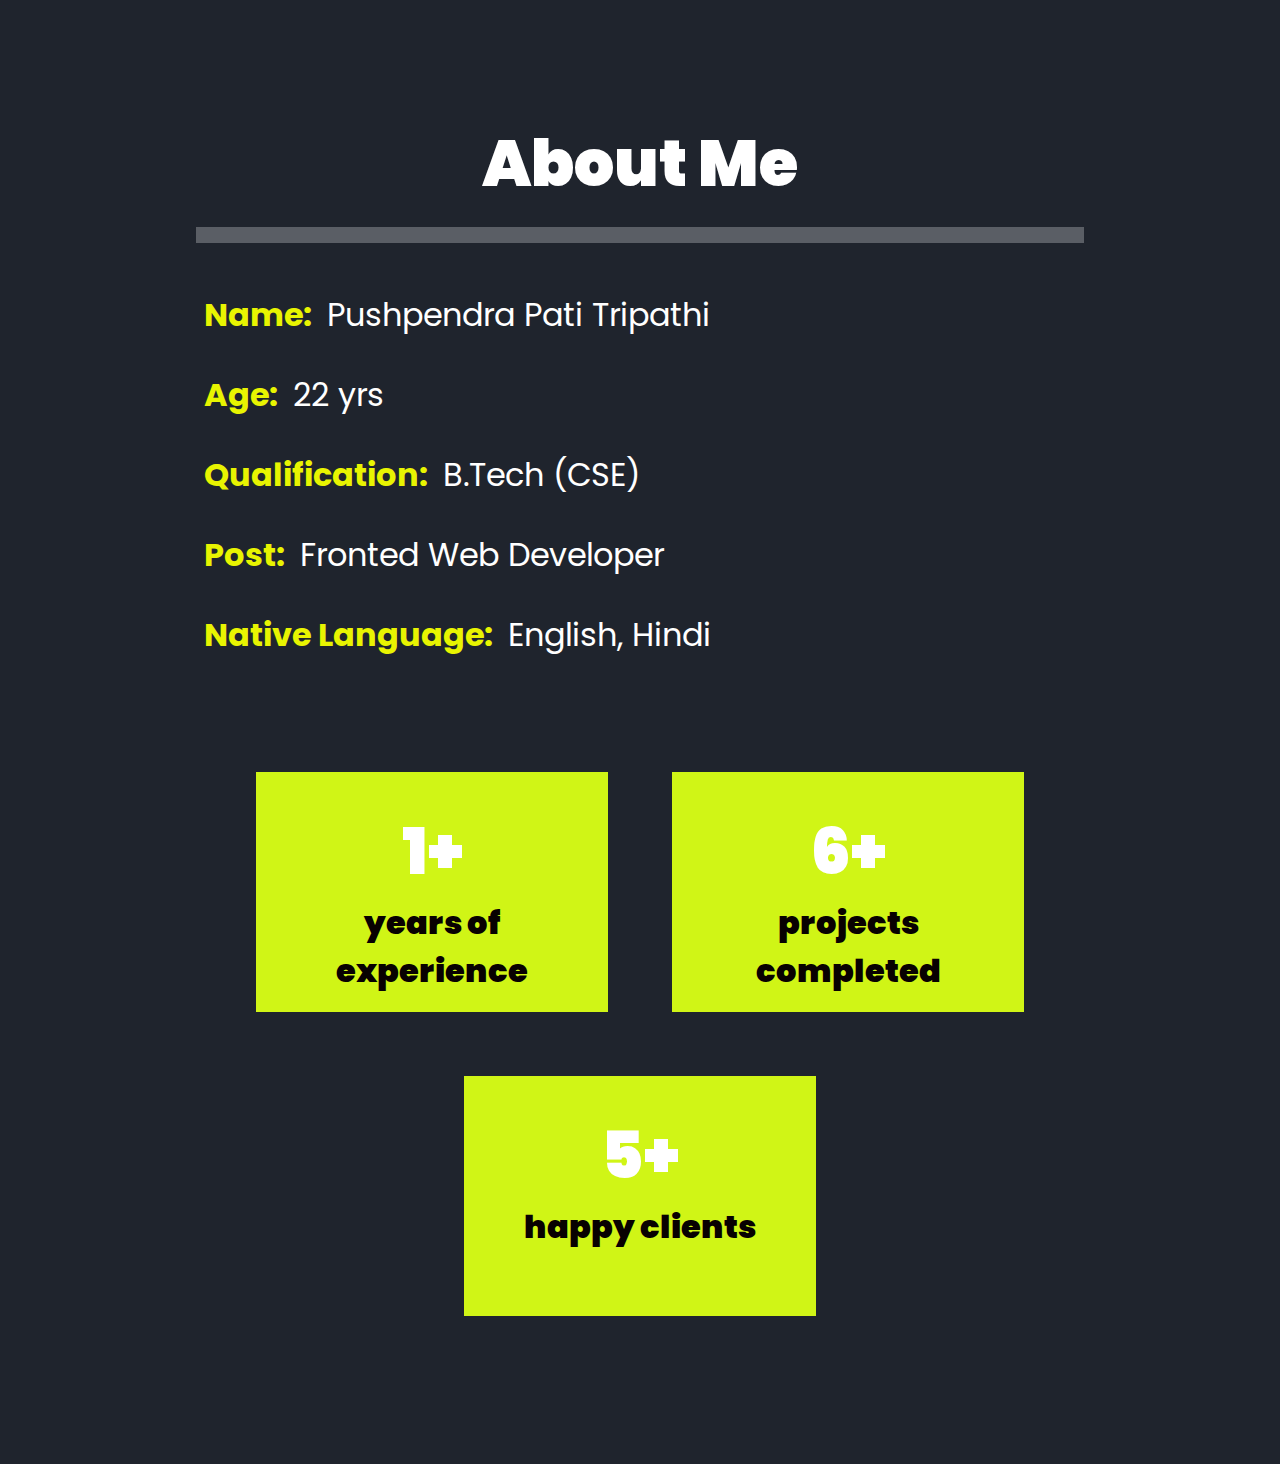
<file: about.html>
<!DOCTYPE html>
<html lang="en">

<head>
    <meta charset="UTF-8">
    <meta name="viewport" content="width=device-width, initial-scale=1.0">
    <title>About Me</title>
    <link href='https://unpkg.com/boxicons@2.1.4/css/boxicons.min.css' rel='stylesheet'>
    <link rel="stylesheet" href="about.css">

</head>

<body>
    <header class="header">
        <a href="#" class="logo">Pushpendra Tripathi</a>

        <nav class="navbar">
            <a href="index.html" style="--i:1">Home</a>
            <a href="about.html" style="--i:2" class="active">About Me</a>
            <a href="skills.html" style="--i:3">Skills</a>
            <a href="contact.html" style="--i:4">Contact me</a>
        </nav>
    </header>

    <section class="about" id="about">

        <h1 class="heading"><span>About</span> Me</h1>
        <div class="row">
            <div class="info">
                <h3><span>Name: </span>Pushpendra Pati Tripathi</h3>
                <h3><span>Age: </span> 22 yrs</h3>
                <h3><span>Qualification: </span> B.Tech (CSE)</h3>
                <h3><span>Post: </span> Fronted Web Developer</h3>
                <h3><span>Native Language: </span>English, Hindi</h3>

                <a href="My Resume.pdf" class="btn">Hire me</a>

            </div>

            <div class="counter">
                <div class="box">
                    <span>1+</span>
                    <h3>years of experience</h3>
                </div>

                <div class="box">
                    <span>6+</span>
                    <h3>projects completed</h3>
                </div>

                <div class="box">
                    <span>5+</span>
                    <h3>happy clients</h3>
                </div>
            </div>

        </div>

    </section>
</file>
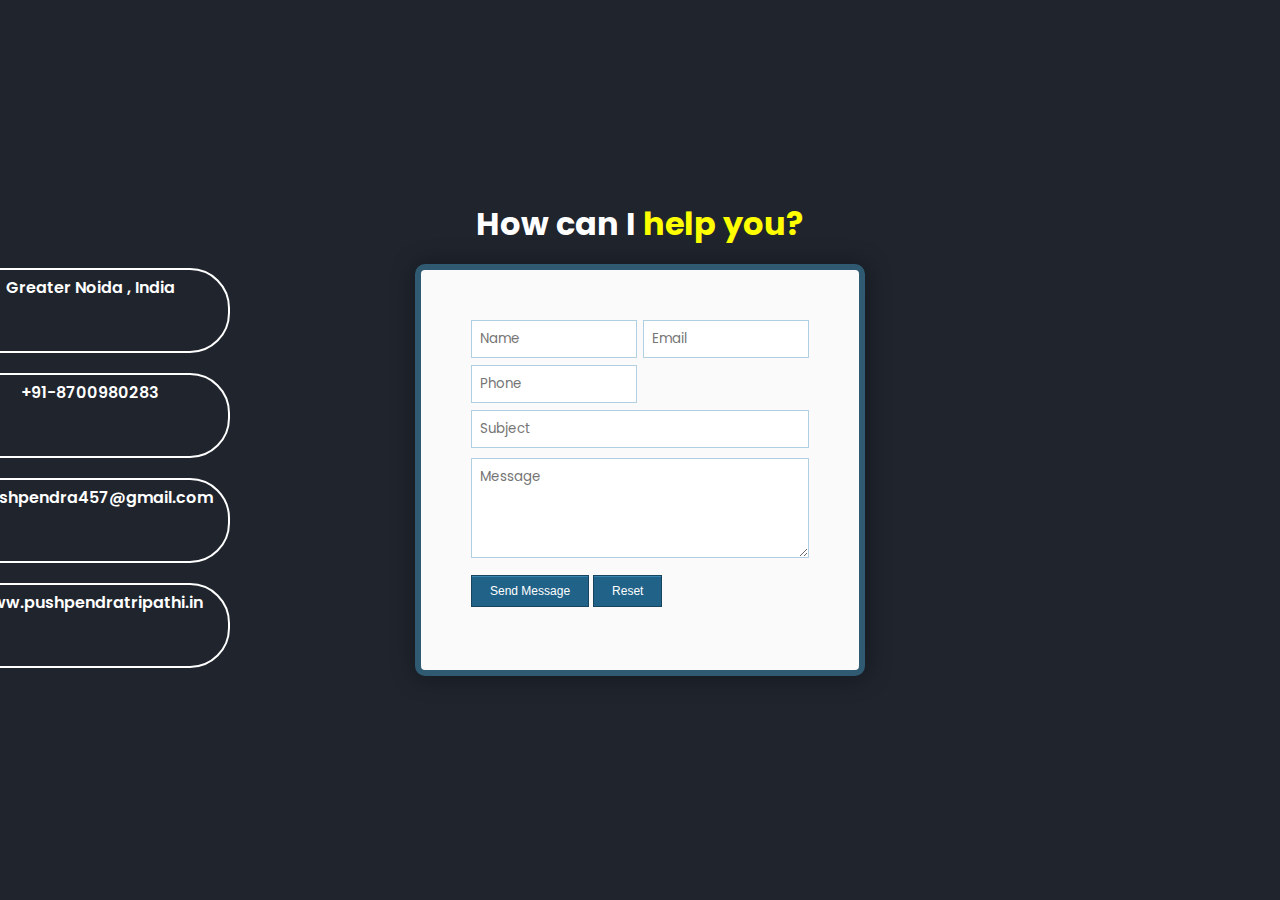
<file: contact.html>
<!DOCTYPE html>
<html lang="en">

<head>
    <meta charset="UTF-8">
    <meta name="viewport" content="width=device-width, initial-scale=1.0">
    <title>Contact Us</title>
    <link rel="stylesheet" href="https://cdnjs.cloudflare.com/ajax/libs/font-awesome/6.4.2/css/all.min.css"
        integrity="sha512-z3gLpd7yknf1YoNbCzqRKc4qyor8gaKU1qmn+CShxbuBusANI9QpRohGBreCFkKxLhei6S9CQXFEbbKuqLg0DA=="
        crossorigin="anonymous" referrerpolicy="no-referrer" />
    <link href='https://unpkg.com/boxicons@2.1.4/css/boxicons.min.css' rel='stylesheet'>
    <link rel="stylesheet" href="contact.css">
</head>

<body>

    <header class="header">
        <a href="#" class="logo">Pushpendra Tripathi</a>

        <nav class="navbar">
            <a href="index.html" style="--i:1">Home</a>
            <a href="about.html" style="--i:2">About Me</a>
            <a href="skills.html" style="--i:3">Skills</a>
            <a href="contact.html" style="--i:4" class="active">Contact me</a>
        </nav>
    </header>
    <div style="text-align: center; padding-top: 200px;">
        <h1>
            How can I <span style="color: yellow;">help you? </span>
        </h1>
    </div>
    <div style="display: flex; justify-content: center">
        <div style="padding-right: 1100px;">
            <div class="personal" style=" margin-top: 20px;">
                <i class="fa-solid fa-location-dot"></i>
                <p>Greater Noida , India</p>
            </div>
            <div class="personal" style=" margin-top: 20px;">
                <i class="fa-solid fa-phone"></i>
                <p>+91-8700980283</p>
            </div>
            <div class="personal" style=" margin-top: 20px;">
                <i class="fa-solid fa-envelope"></i>
                <p>ppushpendra457@gmail.com</p>
            </div>
            <div class="personal" style=" margin-top: 20px;">
                <i class="fa-solid fa-globe"></i>
                <p>www.pushpendratripathi.in </p>
            </div>
        </div>
        <div style="position: absolute;;">
            <form class="form-style-9">
                <ul>
                    <li>
                        <input type="text" name="field1" class="field-style field-split align-left"
                            placeholder="Name" />
                        <input type="email" name="field2" class="field-style field-split align-right"
                            placeholder="Email" />

                    </li>
                    <li>
                        <input type="text" name="field3" class="field-style field-split align-left"
                            placeholder="Phone" />
                    </li>
                    <li>
                        <input type="text" name="field3" class="field-style field-full align-none"
                            placeholder="Subject" />
                    </li>
                    <li>
                        <textarea name="field5" class="field-style" placeholder="Message"></textarea>
                    </li>
                    <li>
                        <input type="submit" value="Send Message" />
                        <input type="reset" value="Reset" />
                    </li>
                </ul>
            </form>
        </div>
    </div>
    </div>
    </section>

</body>

</html>
</file>
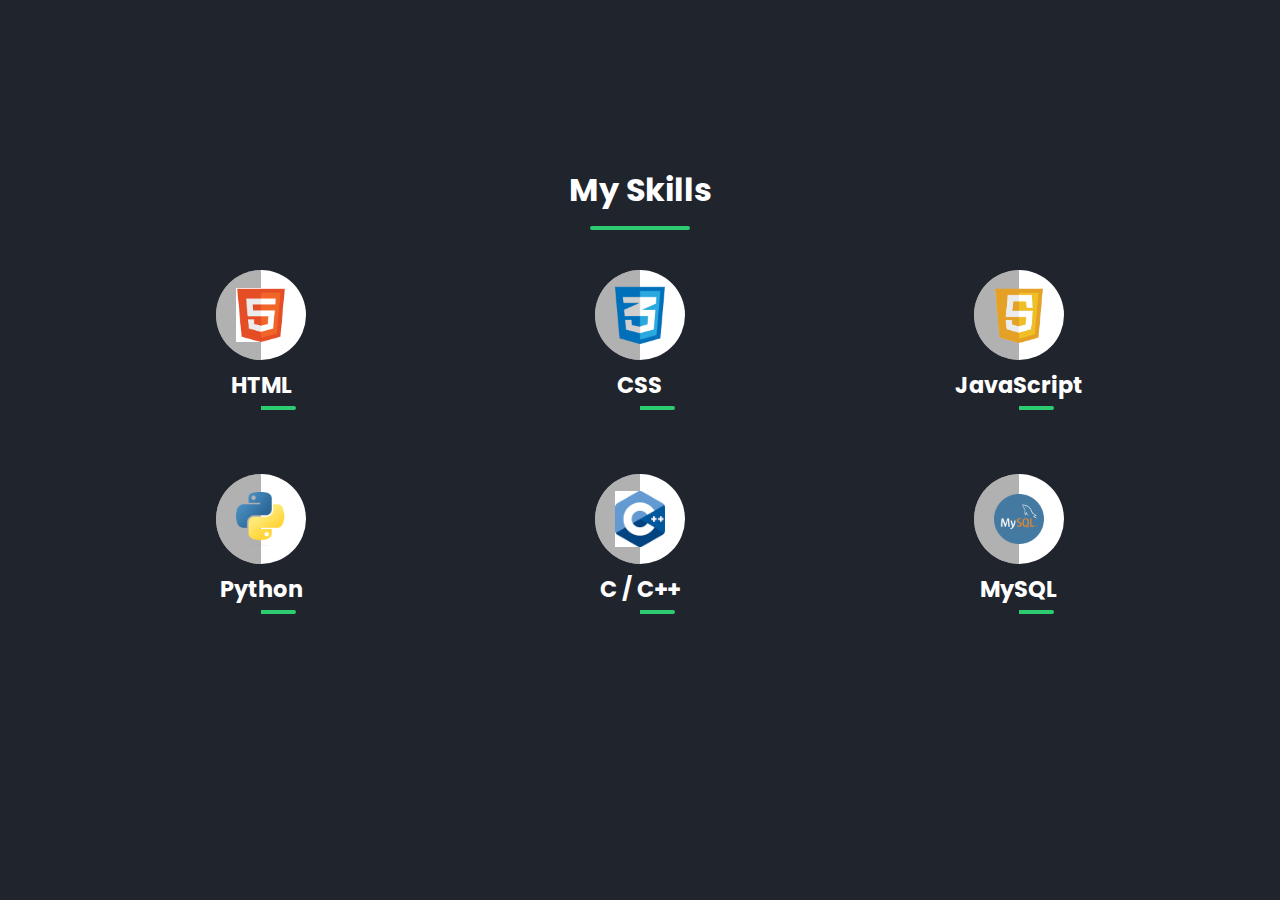
<file: skills.html>
<!DOCTYPE html>
<html lang="en">

<head>
    <meta charset="UTF-8">
    <meta name="viewport" content="width=device-width, initial-scale=1.0">
    <title>Skills</title>
    <link href='https://unpkg.com/boxicons@2.1.4/css/boxicons.min.css' rel='stylesheet'>
    <link rel="stylesheet" href="skills.css">
    
</head>

<body>

    <header class="header-1">
        <a href="#" class="logo">Pushpendra Tripathi</a>

        <nav class="navbar">
            <a href="index.html" style="--i:1">Home</a>
            <a href="about.html" style="--i:2">About Me</a>
            <a href="skills.html" style="--i:3"class="active">Skills</a>
            <a href="contact.html" style="--i:5">Contact me</a>
        </nav>
    </header>


    <div class="inner">
        <div class="header">
            <h1>My Skills</h1>
        </div>

        <div class="container">
            <div class="skill-box">
                <div class="skill-title">
                    <div class="img">
                        <img src="html.png" class="skill-icon">
                    </div>
                    <h3>HTML</h3>
                </div>

            </div>

            <div class="skill-box">
                <div class="skill-title">
                    <div class="img">
                        <img src="css.png" class="skill-icon">
                    </div>
                    <h3>CSS</h3>
                </div>
            </div>

            <div class="skill-box">
                <div class="skill-title">
                    <div class="img">
                        <img src="js.png" class="skill-icon">
                    </div>
                    <h3>JavaScript</h3>
                </div>
            </div>

            <div class="skill-box">
                <div class="skill-title">
                    <div class="img">
                        <img src="python.png" class="skill-icon">
                    </div>
                    <h3>Python</h3>
                </div>
            </div>

            <div class="skill-box">
                <div class="skill-title">
                    <div class="img">
                        <img src="c++.png" class="skill-icon">
                    </div>
                    <h3>C / C++</h3>
                </div>
            </div>

            <div class="skill-box">
                <div class="skill-title">
                    <div class="img">
                        <img src="sql.png" class="skill-icon">
                    </div>
                    <h3>MySQL</h3>
                </div>
            </div>
        </div>

    </div>

    </header>
</file>
<file: about.css>
@import url('https://fonts.googleapis.com/css2?family=Poppins:wght@300;400;500;600;700;800;900&display=swap');

* {
    margin: 0;
    padding: 0;
    box-sizing: border-box;
    font-family: 'Poppins', sans-serif;
    font-weight: bolder;

}

body {
    background: #1f242d;
    color:#fff;
}

*::selection {
    background: #0ef;
    color: #1f242d;
}

.header {
    position: fixed;
    top: 0;
    left: 0;
    width: 100%;
    padding: 20px 10%;
    background: transparent;
    display: flex;
    justify-content: space-between;
    align-items: center;
    z-index: 100;
}

.logo {
    font-size: 25px;
    color: #fff;
    text-decoration: none;
    font-weight: 600;
    cursor: default;
    opacity: 0;
    animation: slideRight 1s ease forwards;
}

.navbar a {
    display: inline-block;
    font-size: 18px;
    color: #fff;
    text-decoration: none;
    font-weight: 500;
    margin-left: 35px;
    transition: .3s;
    opacity: 0;
    animation: slideTop .5s ease forwards;
    animation-delay: calc(.2s * var(--i));
}

.navbar a:hover,
.navbar a.active {
    color: rgb(232, 244, 1);
}

@keyframes slideRight {
    0% {
        transform: translateX(-100px);
        opacity: 0;
    }

    100% {
        transform: translateX(0);
        opacity: 1;
    }
}

@keyframes slideTop {
    0% {
        transform: translateY(100px);
        opacity: 0;
    }

    100% {
        transform: translateX(0);
        opacity: 1;
    }
}


section {
    margin: 100px;
}

.heading {
    text-align: center;
    margin: 0 6rem;
    font-size: 4rem;
    padding: 1rem;
    border-bottom: 1rem solid #fff4;
    color: #fff;
}

.heading span {
    color: var(--yellow);
}

.about .row {
    display: flex;
    align-items: center;
    justify-content: center;
    flex-wrap: wrap;
    padding: 1rem 0;
}

.about .row .info {
    flex: 1 1 48rem;
    padding: 1rem 2rem;
    padding-left: 6rem;
}

.about .row .info h3 {
    font-size: 2rem;
    color: var(--yellow);
    padding: 1rem 0;
    font-weight: normal;
}

.about .row .info h3 span {
    color: rgb(232, 244, 1);
    padding: 0 0.5rem;
}

.about .row .counter {
    flex: 1 1 48rem;
    display: flex;
    align-items: center;
    justify-content: center;
    flex-wrap: wrap;
}

.about .row .counter .box {
    width: 22rem;
    height: 15rem;
    background: #d0f516;
    text-align: center;
    padding: 2rem;
    margin: 2rem;
}

.about .row .counter .box span {
    font-size: 4rem;
    color: var(--yellow);
}

.about .row .counter .box h3 {
    font-size: 2rem;
    color: #080101;
}


.btn {
    display: inline-block;
    padding: 12px 28px;
    background: rgb(232, 244, 1);
    border-radius: 40px;
    box-shadow: 0 0 10px white;
    font-size: 16px;
    color: #1f242d;
    letter-spacing: 1px;
    text-decoration: none;
    font-weight: 600;
    opacity: 0;
    animation: slideTop 1s ease forwards;
    animation-delay: 2s;
}

@media (max-width:400px) {
    header-1 {
        width: 100vw;
    }

    .heading {
        margin: 0 3rem;
    }

    .about .row .counter .box {
        width: 100%;
    }
}
</file>
<file: contact.css>
@import url('https://fonts.googleapis.com/css2?family=Poppins:wght@300;400;500;600;700;800;900&display=swap');
* {
    margin: 0;
    padding: 0;
    box-sizing: border-box;
    font-family: 'Poppins', sans-serif;
}

body {
    background: #1f242d;
    color: #fff;
}

*::selection {
    background: #0ef;
    color: #1f242d;
}

.header{
    position: fixed;
    top: 0;
    left: 0;
    width: 100%;
    padding: 20px 10%;
    background: transparent;
    display: flex;
    justify-content: space-between;
    align-items: center;
    z-index: 100;
}

.logo{
    font-size: 25px;
    color: #fff;
    text-decoration: none;
    font-weight: 600;
    cursor: default;
    opacity: 0;
    animation: slideRight 1s ease forwards;
}

.navbar a{
    display: inline-block;
    font-size: 18px;
    color: #fff;
    text-decoration: none;
    font-weight: 500;
    margin-left: 35px;
    transition: .3s;
    opacity: 0;
    animation: slideTop .5s ease forwards;
    animation-delay: calc(.2s * var(--i));
}

.navbar a:hover,
.navbar a.active{
      color: rgb(232, 244, 1);
}

@keyframes slideRight{
    0%{
        transform: translateX(-100px);
        opacity: 0;
    }

    100%{
        transform: translateX(0);
        opacity: 1;
    }
}

@keyframes slideTop{
    0%{
        transform: translateY(100px);
        opacity: 0;
    }

    100%{
        transform: translateX(0);
        opacity: 1;
    }
}


.form-style-9{
	max-width: 450px;
	background: #FAFAFA;
	padding: 50px;
    margin-top: 16px;
    margin-right: auto;
    margin-bottom: 160px;
    margin-left: auto;
	box-shadow: 1px 1px 25px rgba(0, 0, 0, 0.35);
	border-radius: 10px;
	border: 6px solid #305A72;
}
.form-style-9 ul{
	padding:0;
	margin:0;
	list-style:none;
}
.form-style-9 ul li{
	display: block;
	margin-bottom: 10px;
	min-height: 35px;
}
.form-style-9 ul li  .field-style{
	box-sizing: border-box; 
	-webkit-box-sizing: border-box;
	-moz-box-sizing: border-box; 
	padding: 8px;
	outline: none;
	border: 1px solid #B0CFE0;
	

}

.form-style-9 ul li  .field-style:focus{
	box-shadow: 0 0 5px #B0CFE0;
	border:1px solid #B0CFE0;
}

.form-style-9 ul li .field-split{
	width: 49%;
}
.form-style-9 ul li .field-full{
	width: 100%;
}
.form-style-9 ul li input.align-left{
	float:left;
}
.form-style-9 ul li input.align-right{
	float:right;
}
.form-style-9 ul li textarea{
	width: 100%;
	height: 100px;
}
.form-style-9 ul li input[type="button"], 
.form-style-9 ul li input[type="submit"],
.form-style-9 ul li input[type="reset"] {
	-moz-box-shadow: inset 0px 1px 0px 0px #3985B1;
	-webkit-box-shadow: inset 0px 1px 0px 0px #3985B1;
	box-shadow: inset 0px 1px 0px 0px #3985B1;
	background-color: #216288;
	border: 1px solid #17445E;
	display: inline-block;
	cursor: pointer;
	color: #FFFFFF;
	padding: 8px 18px;
	text-decoration: none;
	font: 12px Arial, Helvetica, sans-serif;
}
.form-style-9 ul li input[type="button"]:hover, 
.form-style-9 ul li input[type="submit"]:hover,
.form-style-9 ul li input[type="reset"]:hover {
	background: linear-gradient(to bottom, #2D77A2 5%, #337DA8 100%);
	background-color: hsl(202, 43%, 43%);
}
.personal{
    border: 2px solid white;
    height: 85px;
    width: 280px;
    text-align: center;
    justify-content: center;
    padding-top: 5px;
    border-spacing: 5px;
    border-radius: 40px;
    font-weight: 600;
}
.personal:hover{
    background-color: yellow;
    border: 4px solid white;
    border-radius: 40px;
    color: black;
}
.email{
    text-decoration: none;

}
.email:hover{
    color: black;
}
</file>
<file: skills.css>
@import url('https://fonts.googleapis.com/css2?family=Poppins:wght@300;400;500;600;700;800;900&display=swap');

* {
    margin: 0;
    padding: 0;
    box-sizing: border-box;
    font-family: 'Poppins', sans-serif;
}

body {
    background: #1f242d;
    color: #fff;
}

*::selection {
    background: #0ef;
    color: #1f242d;
}

.header-1 {
    position: fixed;
    top: 0;
    left: 0;
    width: 100%;
    padding: 20px 10%;
    background: transparent;
    display: flex;
    justify-content: space-between;
    align-items: center;
    z-index: 100;
}

.logo {
    font-size: 25px;
    color: #fff;
    text-decoration: none;
    font-weight: 600;
    cursor: default;
    opacity: 0;
    animation: slideRight 1s ease forwards;
}

.navbar a {
    display: inline-block;
    font-size: 18px;
    color: #fff;
    text-decoration: none;
    font-weight: 500;
    margin-left: 35px;
    transition: .3s;
    opacity: 0;
    animation: slideTop .5s ease forwards;
    animation-delay: calc(.2s * var(--i));
}

.navbar a:hover,
.navbar a.active {
    color: rgb(232, 244, 1);
}

@keyframes slideRight {
    0% {
        transform: translateX(-100px);
        opacity: 0;
    }

    100% {
        transform: translateX(0);
        opacity: 1;
    }
}

@keyframes slideTop {
    0% {
        transform: translateY(100px);
        opacity: 0;
    }

    100% {
        transform: translateX(0);
        opacity: 1;
    }
}


.inner {
    padding-top: 150px;
}

.header {
    text-align: center;
    color: #fff;
    padding: 1rem;
    position: relative;
}

.header::after {
    content: '';
    position: absolute;
    bottom: 0;
    left: 50%;
    transform: translateX(-50%);
    height: 4px;
    width: 100px;
    background-color: #2ecc71;
    border-radius: 2px;
}

.container {
    display: grid;
    grid-template-columns: repeat(3, 1fr);
    justify-content: center;
    align-items: center;
    text-align: center;
    grid-gap: 1rem;
    padding: 1rem 80px;
    font-size: 1.2rem;
}

.skill-box {
    padding: 1rem;
    color: #ddd;
    cursor: pointer;
}

.skill-box:hover>.skill-box::after,
.skill-box:hover>.skill-box::before {
    width: 35px;
}

.skill-box:hover .img {
    transform: translateY(-10px);
}

.skill-title {
    display: flex;
    flex-direction: column;
    align-items: center;
    padding: 0.5rem;
    margin-bottom: 0.5rem;
    position: relative;
}

.skill-title:after {
    content: '';
    position: absolute;
    bottom: 0;
    right: 50%;
    width: 0;
    height: 4px;
    border-radius: 2px 0 0 2px;
    background-color: #2ecc71;
    transition: .5s;
}

.skill-title:before {
    content: '';
    position: absolute;
    bottom: 0;
    left: 50%;
    width: 35px;
    height: 4px;
    border-radius: 0 2px 2px 0;
    background-color: #2ecc71;
    transition: .5s;
}

.skill-title h3 {
    color: #fff;
    margin-top: 0.5rem;
}

.img {
    width: 90px;
    height: 90px;
    position: relative;
    border-radius: 45px;
    background-color: #fff;
    display: flex;
    justify-content: center;
    align-items: center;
    transition: .5s;
}

.img:after {
    content: '';
    position: absolute;
    top: 0;
    left: 0;
    width: 50%;
    height: 90px;
    background: rgba(100, 100, 100, 0.5);
    border-radius: 45px 0 0 45px;
}

.skill-icon {
    width: 50px;
    z-index: 2;
}

@media screen and (max-width:990px) {
    .container {
        grid-template-columns: repeat(2, 1fr);
        padding: 2rem 50px;
    }

}

@media screen and (max-width:650px) {
    .container {
        grid-template-columns: 1fr;
        padding: 2rem 50px;
    }

}
</file>
